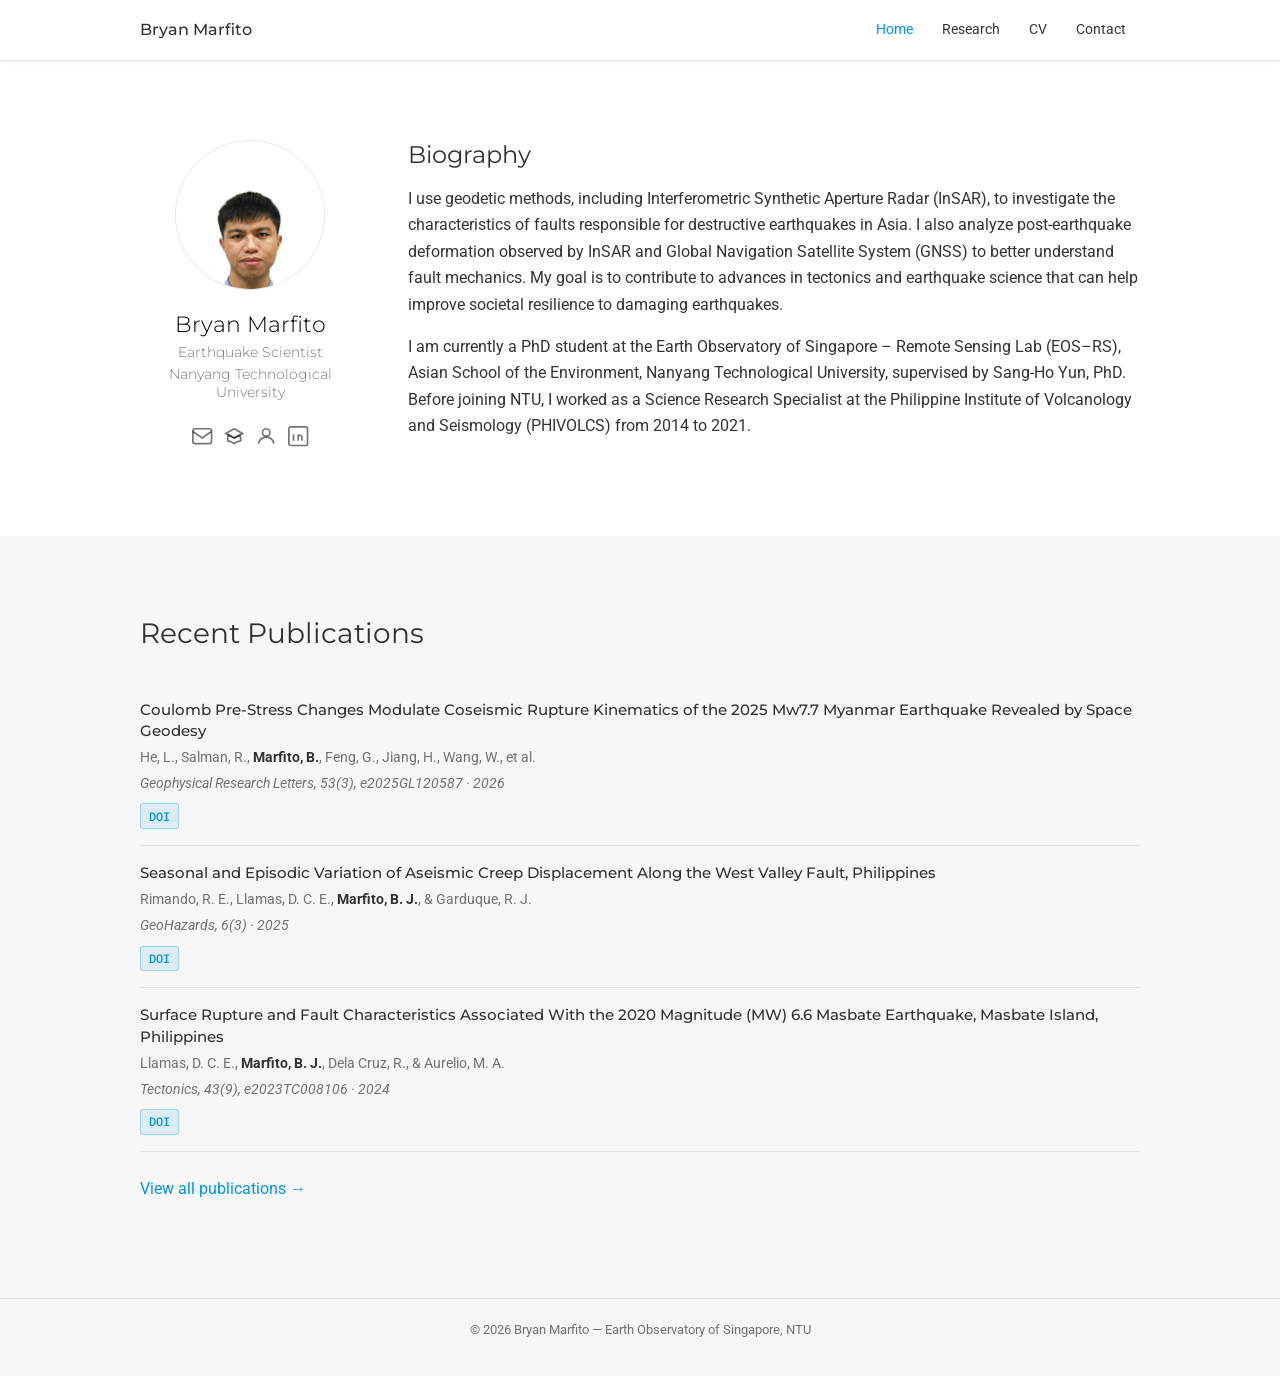
<file: index.html>
<!DOCTYPE html>
<html lang="en">
<head>
  <meta charset="UTF-8">
  <meta name="viewport" content="width=device-width, initial-scale=1.0">
  <title>Bryan Marfito — Earthquake Scientist</title>
  <link rel="stylesheet" href="style.css?v=4">
  <link rel="preconnect" href="https://fonts.googleapis.com">
  <link rel="preconnect" href="https://fonts.gstatic.com" crossorigin>
  <link href="https://fonts.googleapis.com/css2?family=Montserrat:wght@300;400;500;600;700&family=Roboto:ital,wght@0,300;0,400;0,500;1,400&family=Roboto+Mono:wght@400;500&display=swap" rel="stylesheet">
</head>
<body>

<nav>
  <div class="nav-inner">
    <a class="nav-brand" href="index.html">Bryan Marfito</a>
    <button class="nav-hamburger" id="hamburger" aria-label="Toggle menu">
      <span></span><span></span><span></span>
    </button>
    <ul class="nav-links">
      <li><a href="index.html">Home</a></li>
      <li><a href="research.html">Research</a></li>
      <li><a href="cv.html">CV</a></li>
      <li><a href="contact.html">Contact</a></li>
    </ul>
  </div>
</nav>

<!-- About / Profile -->
<section class="home-section">
  <div class="section-inner">
    <div class="profile-row">

      <!-- Left: photo + identity -->
      <div class="profile-col">
        <div class="portrait-wrap">
          <img src="MARFITO_photo_1.JPG" alt="Bryan Marfito">
        </div>
        <div class="portrait-title">
          <h2>Bryan Marfito</h2>
          <h3>Earthquake Scientist</h3>
          <h3>Nanyang Technological University</h3>
        </div>
        <ul class="network-icon">
          <li>
            <a href="mailto:bryanjim001@e.ntu.edu.sg" title="Email">
              <svg viewBox="0 0 24 24" fill="none" stroke="currentColor" stroke-width="1.8"><rect x="2" y="4" width="20" height="16" rx="2"/><path d="m2 7 10 7 10-7"/></svg>
            </a>
          </li>
          <li>
            <a href="#" title="Google Scholar">
              <svg viewBox="0 0 24 24" fill="none" stroke="currentColor" stroke-width="1.8"><path d="M12 14l9-5-9-5-9 5 9 5z"/><path d="M12 14l6.16-3.422a12.083 12.083 0 01.665 6.479A11.952 11.952 0 0012 20.055a11.952 11.952 0 00-6.824-2.998 12.078 12.078 0 01.665-6.479L12 14z"/></svg>
            </a>
          </li>
          <li>
            <a href="#" title="ResearchGate">
              <svg viewBox="0 0 24 24" fill="none" stroke="currentColor" stroke-width="1.8"><circle cx="12" cy="8" r="4"/><path d="M4 20c0-4 3.6-7 8-7s8 3 8 7"/></svg>
            </a>
          </li>
          <li>
            <a href="#" title="LinkedIn">
              <svg viewBox="0 0 24 24" fill="none" stroke="currentColor" stroke-width="1.8"><rect x="2" y="2" width="20" height="20" rx="2"/><path d="M7 10v7M7 7v.01M12 17v-4a2 2 0 014 0v4M12 10v7"/></svg>
            </a>
          </li>
        </ul>
      </div>

      <!-- Right: biography -->
      <div class="bio-col">
        <h1>Biography</h1>
        <p>
          I use geodetic methods, including Interferometric Synthetic Aperture Radar (InSAR), to investigate
          the characteristics of faults responsible for destructive earthquakes in Asia. I also analyze
          post-earthquake deformation observed by InSAR and Global Navigation Satellite System (GNSS) to
          better understand fault mechanics. My goal is to contribute to advances in tectonics and earthquake
          science that can help improve societal resilience to damaging earthquakes.
        </p>
        <p>
          I am currently a PhD student at the Earth Observatory of Singapore – Remote Sensing Lab (EOS–RS),
          Asian School of the Environment, Nanyang Technological University, supervised by
          Sang-Ho Yun, PhD. Before joining NTU, I worked as a Science Research Specialist at the
          Philippine Institute of Volcanology and Seismology (PHIVOLCS) from 2014 to 2021.
        </p>
      </div>

    </div>
  </div>
</section>

<!-- Recent Publications -->
<section class="home-section">
  <div class="section-inner">
    <div class="section-heading">
      <h1>Recent Publications</h1>
    </div>

    <div class="pub-entry">
      <div class="pub-title">Coulomb Pre-Stress Changes Modulate Coseismic Rupture Kinematics of the 2025 Mw7.7 Myanmar Earthquake Revealed by Space Geodesy</div>
      <div class="pub-authors">He, L., Salman, R., <strong>Marfito, B.</strong>, Feng, G., Jiang, H., Wang, W., et al.</div>
      <div class="pub-journal">Geophysical Research Letters, 53(3), e2025GL120587 · 2026</div>
      <div class="pub-badges">
        <a class="pub-badge doi" href="https://doi.org/10.1029/2025GL120587" target="_blank" rel="noopener">DOI</a>
      </div>
    </div>

    <div class="pub-entry">
      <div class="pub-title">Seasonal and Episodic Variation of Aseismic Creep Displacement Along the West Valley Fault, Philippines</div>
      <div class="pub-authors">Rimando, R. E., Llamas, D. C. E., <strong>Marfito, B. J.</strong>, &amp; Garduque, R. J.</div>
      <div class="pub-journal">GeoHazards, 6(3) · 2025</div>
      <div class="pub-badges">
        <a class="pub-badge doi" href="https://doi.org/10.3390/geohazards6030055" target="_blank" rel="noopener">DOI</a>
      </div>
    </div>

    <div class="pub-entry">
      <div class="pub-title">Surface Rupture and Fault Characteristics Associated With the 2020 Magnitude (MW) 6.6 Masbate Earthquake, Masbate Island, Philippines</div>
      <div class="pub-authors">Llamas, D. C. E., <strong>Marfito, B. J.</strong>, Dela Cruz, R., &amp; Aurelio, M. A.</div>
      <div class="pub-journal">Tectonics, 43(9), e2023TC008106 · 2024</div>
      <div class="pub-badges">
        <a class="pub-badge doi" href="https://doi.org/10.1029/2023TC008106" target="_blank" rel="noopener">DOI</a>
      </div>
    </div>

    <p style="margin-top:1.5rem;">
      <a href="research.html">View all publications &rarr;</a>
    </p>
  </div>
</section>

<footer>
  <p>&copy; 2026 Bryan Marfito &mdash; Earth Observatory of Singapore, NTU</p>
</footer>

<script src="nav.js"></script>
</body>
</html>
</file>
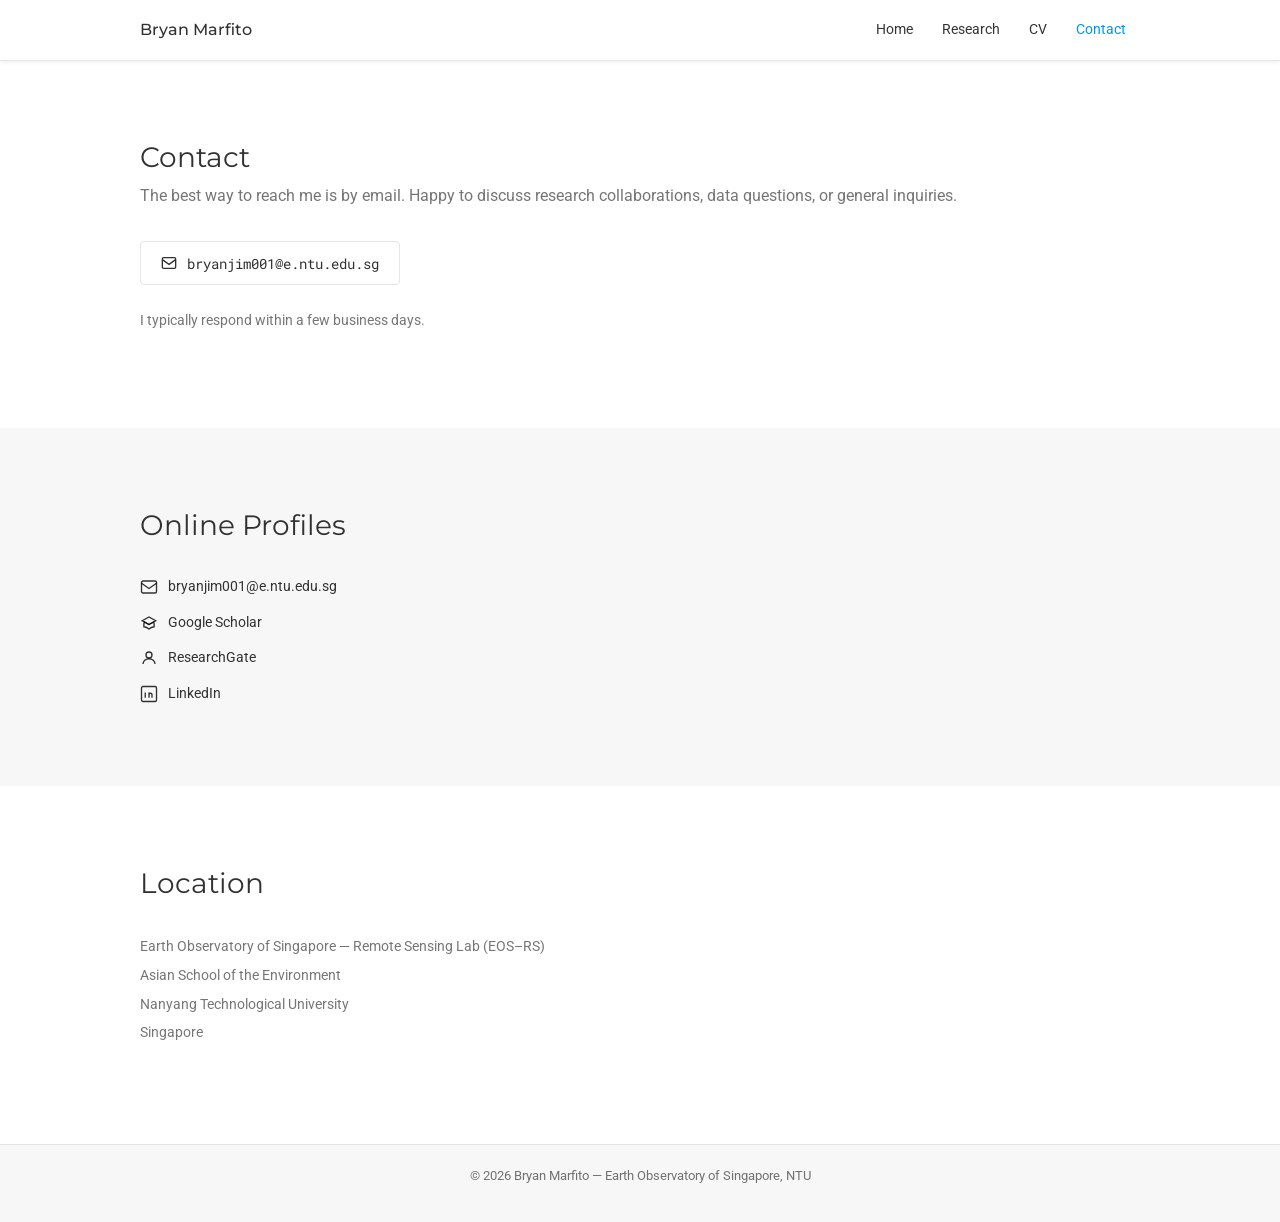
<file: contact.html>
<!DOCTYPE html>
<html lang="en">
<head>
  <meta charset="UTF-8">
  <meta name="viewport" content="width=device-width, initial-scale=1.0">
  <title>Contact | Bryan Marfito</title>
  <link rel="stylesheet" href="style.css?v=4">
  <link rel="preconnect" href="https://fonts.googleapis.com">
  <link rel="preconnect" href="https://fonts.gstatic.com" crossorigin>
  <link href="https://fonts.googleapis.com/css2?family=Montserrat:wght@300;400;500;600;700&family=Roboto:ital,wght@0,300;0,400;0,500;1,400&family=Roboto+Mono:wght@400;500&display=swap" rel="stylesheet">
</head>
<body>

<nav>
  <div class="nav-inner">
    <a class="nav-brand" href="index.html">Bryan Marfito</a>
    <button class="nav-hamburger" id="hamburger" aria-label="Toggle menu">
      <span></span><span></span><span></span>
    </button>
    <ul class="nav-links">
      <li><a href="index.html">Home</a></li>
      <li><a href="research.html">Research</a></li>
      <li><a href="cv.html">CV</a></li>
      <li><a href="contact.html">Contact</a></li>
    </ul>
  </div>
</nav>

<section class="home-section">
  <div class="section-inner">
    <div class="section-heading">
      <h1>Contact</h1>
      <p>The best way to reach me is by email. Happy to discuss research collaborations, data questions, or general inquiries.</p>
    </div>

    <div style="display:flex; align-items:center; gap:1rem; flex-wrap:wrap; margin-bottom:1.5rem;">
      <button class="contact-email-btn" onclick="copyEmail()">
        <svg width="16" height="16" viewBox="0 0 24 24" fill="none" stroke="currentColor" stroke-width="2"><rect x="2" y="4" width="20" height="16" rx="2"/><path d="m2 7 10 7 10-7"/></svg>
        bryanjim001@e.ntu.edu.sg
      </button>
      <span class="copy-feedback" id="copy-feedback">Copied!</span>
    </div>
    <p style="font-size:0.875rem; color:var(--text-muted);">I typically respond within a few business days.</p>
  </div>
</section>

<section class="home-section">
  <div class="section-inner">
    <div class="section-heading"><h1>Online Profiles</h1></div>
    <div style="display:flex; flex-direction:column; gap:0.75rem;">
      <a href="mailto:bryanjim001@e.ntu.edu.sg" style="display:flex; align-items:center; gap:0.6rem; font-size:0.9rem; color:var(--text); text-decoration:none;" onmouseover="this.style.color='var(--accent)'" onmouseout="this.style.color='var(--text)'">
        <svg width="18" height="18" viewBox="0 0 24 24" fill="none" stroke="currentColor" stroke-width="1.8"><rect x="2" y="4" width="20" height="16" rx="2"/><path d="m2 7 10 7 10-7"/></svg>
        bryanjim001@e.ntu.edu.sg
      </a>
      <!-- TODO: replace href="#" with your Google Scholar URL -->
      <a href="#" style="display:flex; align-items:center; gap:0.6rem; font-size:0.9rem; color:var(--text); text-decoration:none;" onmouseover="this.style.color='var(--accent)'" onmouseout="this.style.color='var(--text)'">
        <svg width="18" height="18" viewBox="0 0 24 24" fill="none" stroke="currentColor" stroke-width="1.8"><path d="M12 14l9-5-9-5-9 5 9 5z"/><path d="M12 14l6.16-3.422a12.083 12.083 0 01.665 6.479A11.952 11.952 0 0012 20.055a11.952 11.952 0 00-6.824-2.998 12.078 12.078 0 01.665-6.479L12 14z"/></svg>
        Google Scholar
      </a>
      <!-- TODO: replace href="#" with your ResearchGate URL -->
      <a href="#" style="display:flex; align-items:center; gap:0.6rem; font-size:0.9rem; color:var(--text); text-decoration:none;" onmouseover="this.style.color='var(--accent)'" onmouseout="this.style.color='var(--text)'">
        <svg width="18" height="18" viewBox="0 0 24 24" fill="none" stroke="currentColor" stroke-width="1.8"><circle cx="12" cy="8" r="4"/><path d="M4 20c0-4 3.6-7 8-7s8 3 8 7"/></svg>
        ResearchGate
      </a>
      <!-- TODO: replace href="#" with your LinkedIn URL -->
      <a href="#" style="display:flex; align-items:center; gap:0.6rem; font-size:0.9rem; color:var(--text); text-decoration:none;" onmouseover="this.style.color='var(--accent)'" onmouseout="this.style.color='var(--text)'">
        <svg width="18" height="18" viewBox="0 0 24 24" fill="none" stroke="currentColor" stroke-width="1.8"><rect x="2" y="2" width="20" height="20" rx="2"/><path d="M7 10v7M7 7v.01M12 17v-4a2 2 0 014 0v4M12 10v7"/></svg>
        LinkedIn
      </a>
    </div>
  </div>
</section>

<section class="home-section">
  <div class="section-inner">
    <div class="section-heading"><h1>Location</h1></div>
    <p style="font-size:0.9rem; color:var(--text-muted); line-height:2;">
      Earth Observatory of Singapore — Remote Sensing Lab (EOS–RS)<br>
      Asian School of the Environment<br>
      Nanyang Technological University<br>
      Singapore
    </p>
  </div>
</section>

<footer>
  <p>&copy; 2026 Bryan Marfito &mdash; Earth Observatory of Singapore, NTU</p>
</footer>

<script src="nav.js"></script>
<script>
  function copyEmail() {
    navigator.clipboard.writeText('bryanjim001@e.ntu.edu.sg').then(() => {
      const fb = document.getElementById('copy-feedback');
      fb.classList.add('show');
      setTimeout(() => fb.classList.remove('show'), 2000);
    });
  }
</script>
</body>
</html>
</file>
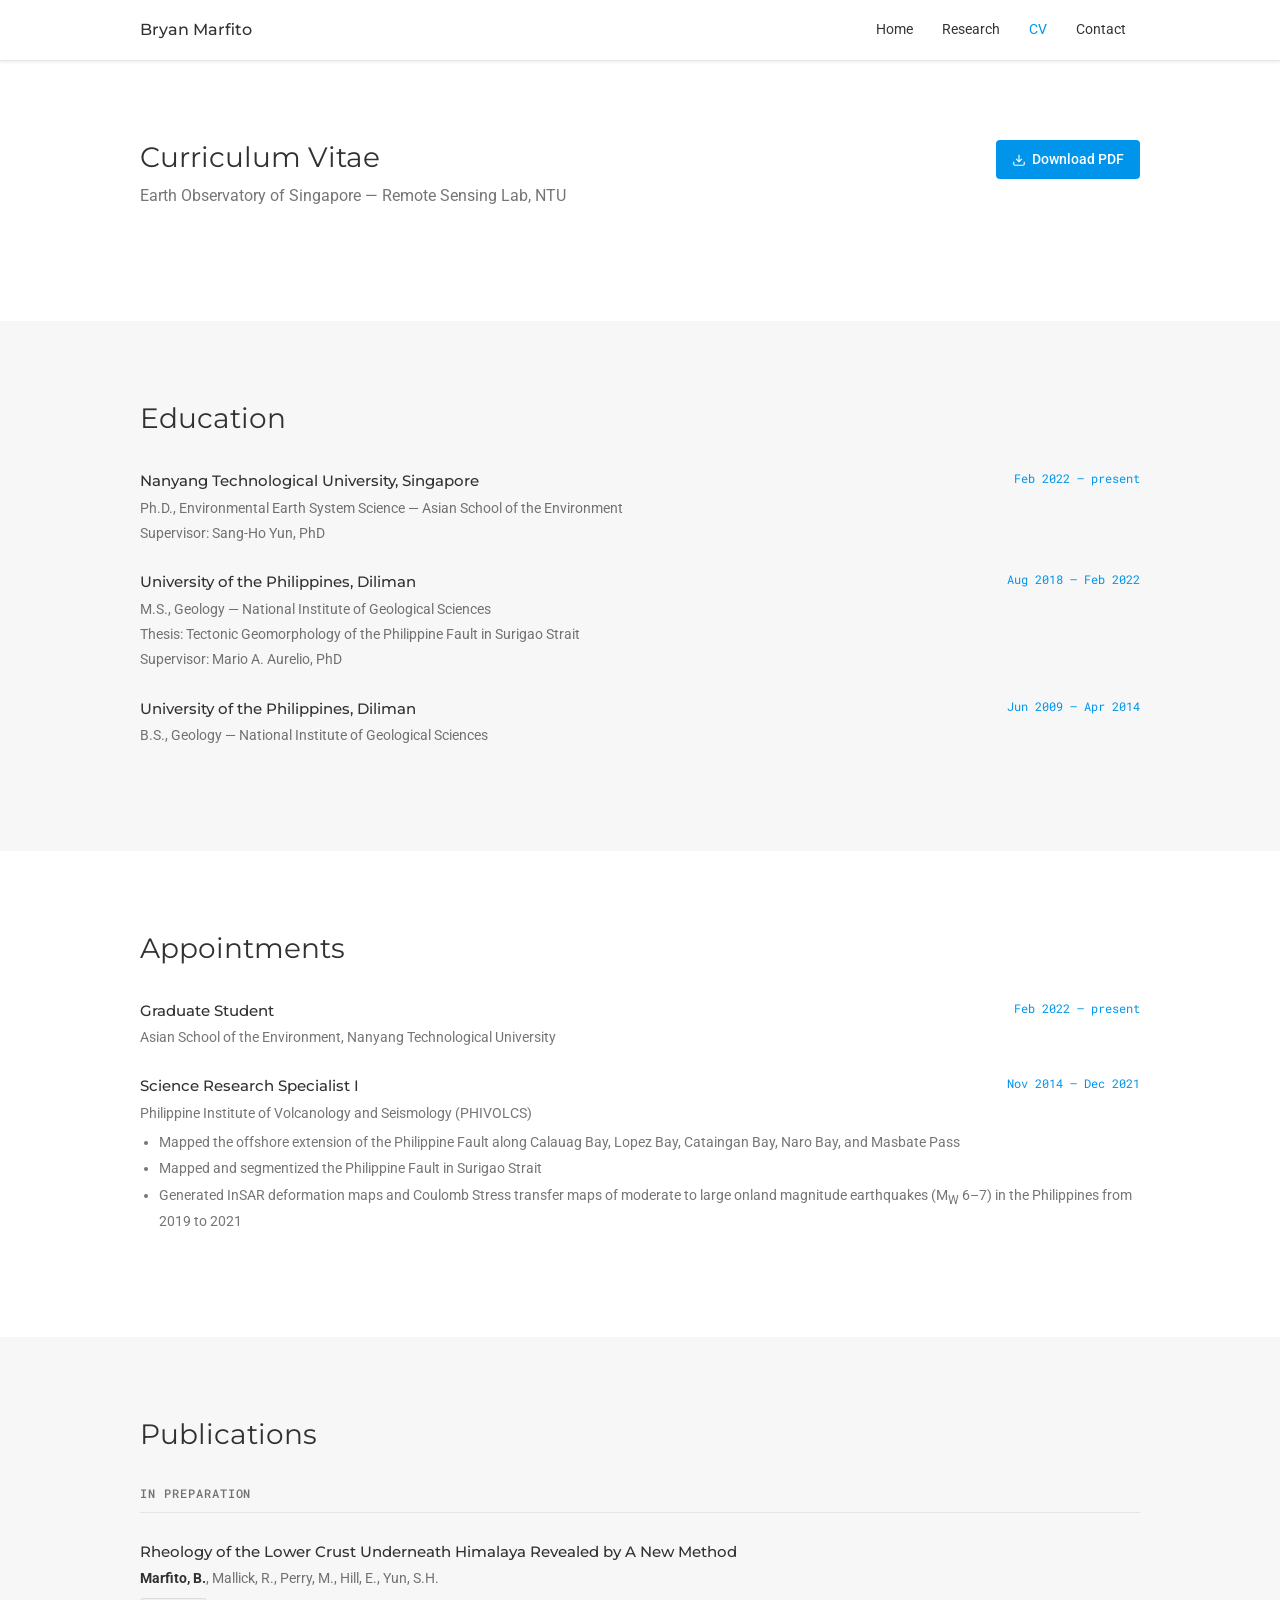
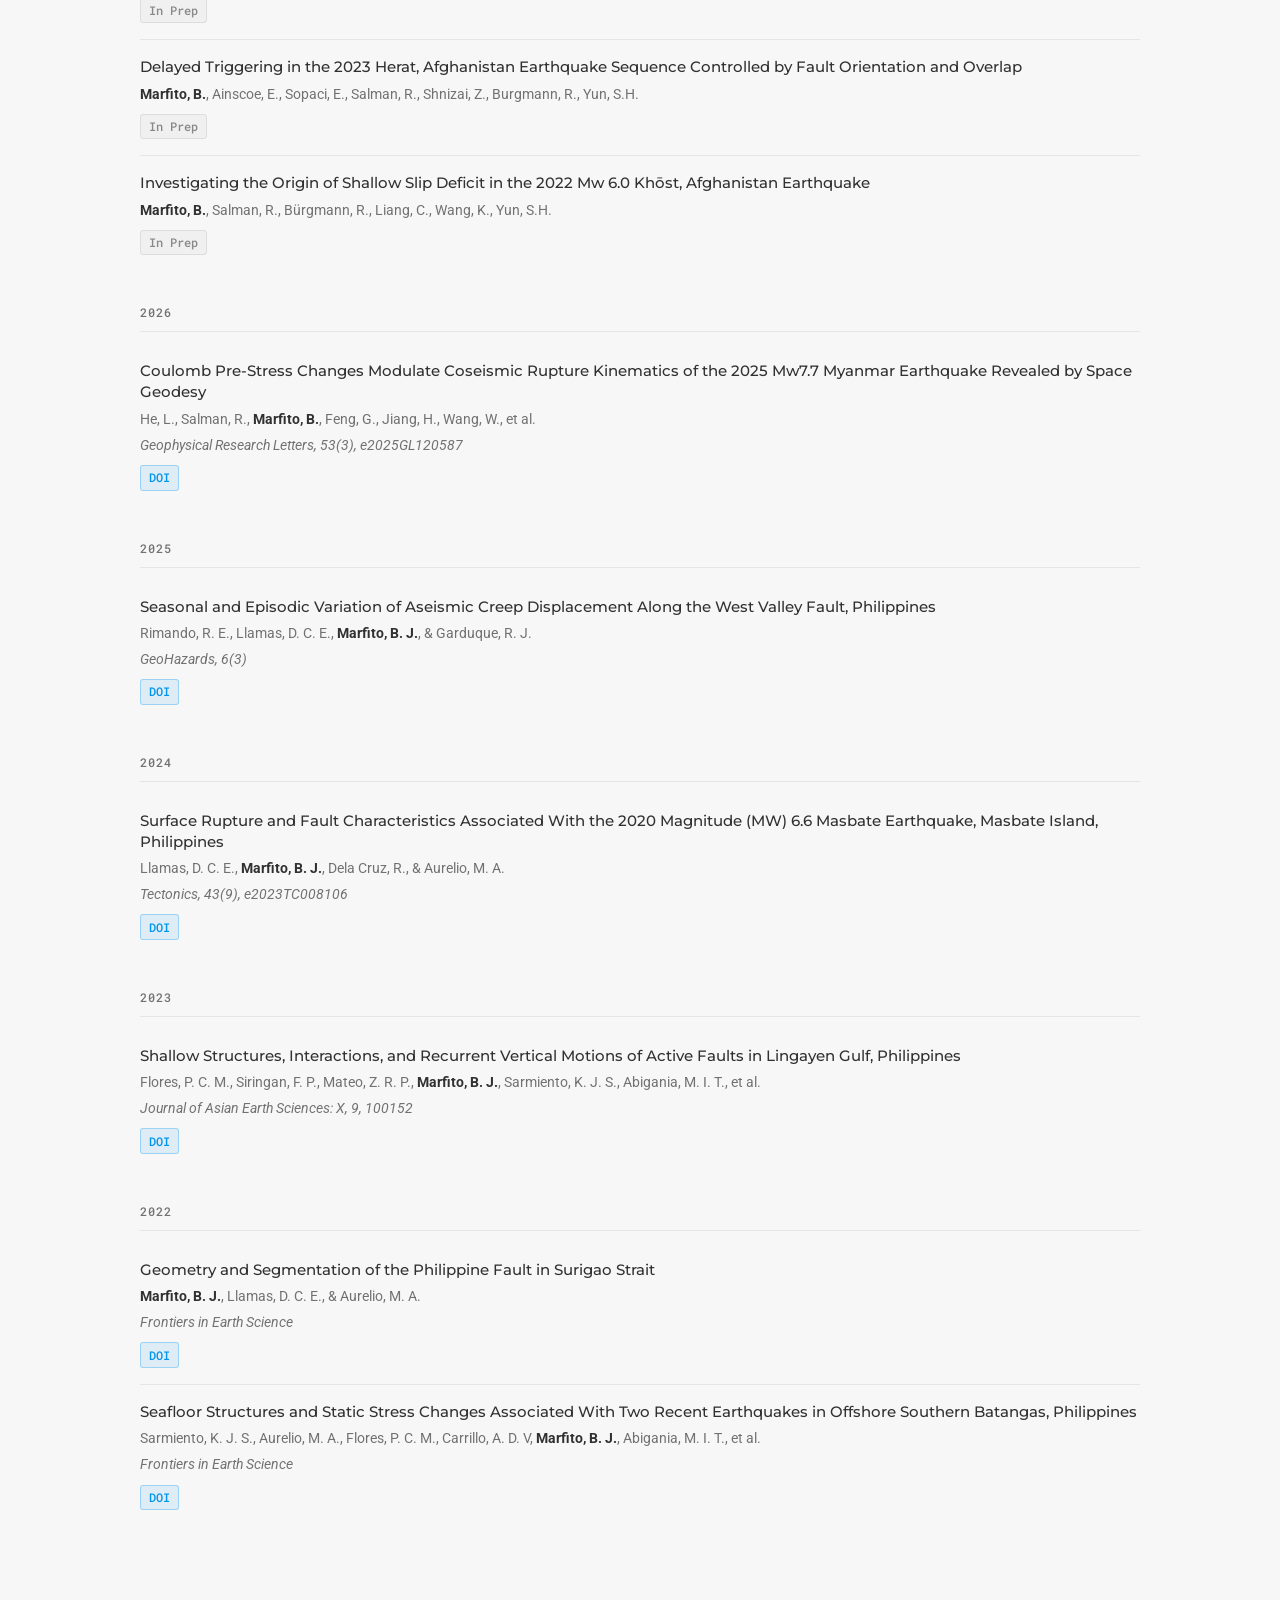
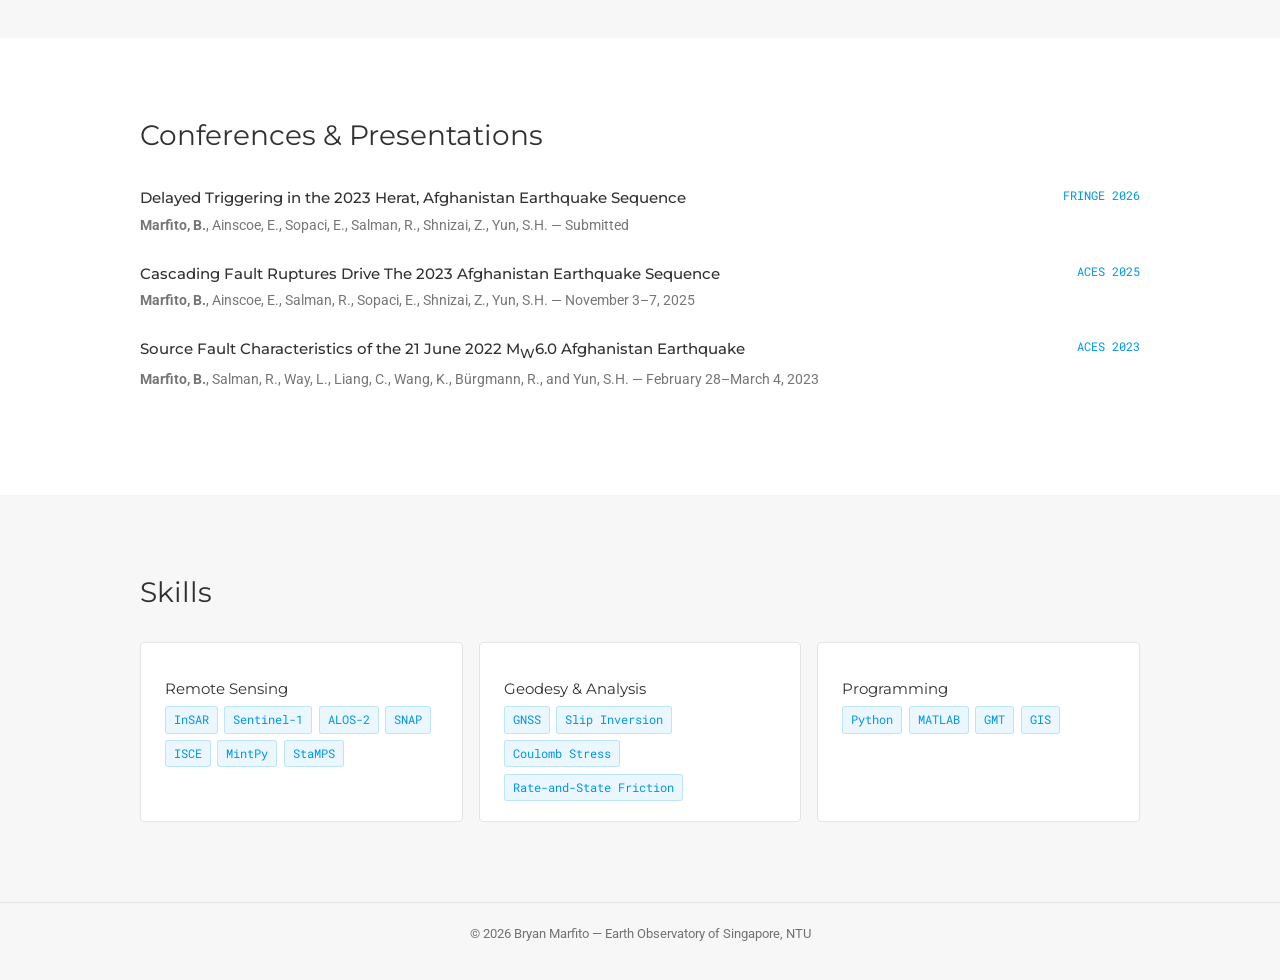
<file: cv.html>
<!DOCTYPE html>
<html lang="en">
<head>
  <meta charset="UTF-8">
  <meta name="viewport" content="width=device-width, initial-scale=1.0">
  <title>CV | Bryan Marfito</title>
  <link rel="stylesheet" href="style.css?v=4">
  <link rel="preconnect" href="https://fonts.googleapis.com">
  <link rel="preconnect" href="https://fonts.gstatic.com" crossorigin>
  <link href="https://fonts.googleapis.com/css2?family=Montserrat:wght@300;400;500;600;700&family=Roboto:ital,wght@0,300;0,400;0,500;1,400&family=Roboto+Mono:wght@400;500&display=swap" rel="stylesheet">
</head>
<body>

<nav>
  <div class="nav-inner">
    <a class="nav-brand" href="index.html">Bryan Marfito</a>
    <button class="nav-hamburger" id="hamburger" aria-label="Toggle menu">
      <span></span><span></span><span></span>
    </button>
    <ul class="nav-links">
      <li><a href="index.html">Home</a></li>
      <li><a href="research.html">Research</a></li>
      <li><a href="cv.html">CV</a></li>
      <li><a href="contact.html">Contact</a></li>
    </ul>
  </div>
</nav>

<!-- Header -->
<section class="home-section">
  <div class="section-inner">
    <div style="display:flex; align-items:flex-start; justify-content:space-between; gap:1rem; flex-wrap:wrap;">
      <div class="section-heading">
        <h1>Curriculum Vitae</h1>
        <p>Earth Observatory of Singapore — Remote Sensing Lab, NTU</p>
      </div>
      <a class="btn btn-primary no-print" href="cv.pdf" download>
        <svg width="14" height="14" viewBox="0 0 24 24" fill="none" stroke="currentColor" stroke-width="2"><path d="M21 15v4a2 2 0 01-2 2H5a2 2 0 01-2-2v-4"/><polyline points="7 10 12 15 17 10"/><line x1="12" y1="15" x2="12" y2="3"/></svg>
        Download PDF
      </a>
    </div>
  </div>
</section>

<!-- Education -->
<section class="home-section">
  <div class="section-inner">
    <div class="section-heading"><h1>Education</h1></div>

    <div class="cv-block">
      <div class="cv-block-header">
        <div class="cv-block-title">Nanyang Technological University, Singapore</div>
        <div class="cv-block-date">Feb 2022 – present</div>
      </div>
      <div class="cv-block-sub">Ph.D., Environmental Earth System Science — Asian School of the Environment</div>
      <div class="cv-block-sub" style="color:var(--text-muted);">Supervisor: Sang-Ho Yun, PhD</div>
    </div>

    <div class="cv-block">
      <div class="cv-block-header">
        <div class="cv-block-title">University of the Philippines, Diliman</div>
        <div class="cv-block-date">Aug 2018 – Feb 2022</div>
      </div>
      <div class="cv-block-sub">M.S., Geology — National Institute of Geological Sciences</div>
      <div class="cv-block-sub" style="color:var(--text-muted);">Thesis: Tectonic Geomorphology of the Philippine Fault in Surigao Strait</div>
      <div class="cv-block-sub" style="color:var(--text-muted);">Supervisor: Mario A. Aurelio, PhD</div>
    </div>

    <div class="cv-block">
      <div class="cv-block-header">
        <div class="cv-block-title">University of the Philippines, Diliman</div>
        <div class="cv-block-date">Jun 2009 – Apr 2014</div>
      </div>
      <div class="cv-block-sub">B.S., Geology — National Institute of Geological Sciences</div>
    </div>
  </div>
</section>

<!-- Appointments -->
<section class="home-section">
  <div class="section-inner">
    <div class="section-heading"><h1>Appointments</h1></div>

    <div class="cv-block">
      <div class="cv-block-header">
        <div class="cv-block-title">Graduate Student</div>
        <div class="cv-block-date">Feb 2022 – present</div>
      </div>
      <div class="cv-block-sub">Asian School of the Environment, Nanyang Technological University</div>
    </div>

    <div class="cv-block">
      <div class="cv-block-header">
        <div class="cv-block-title">Science Research Specialist I</div>
        <div class="cv-block-date">Nov 2014 – Dec 2021</div>
      </div>
      <div class="cv-block-sub">Philippine Institute of Volcanology and Seismology (PHIVOLCS)</div>
      <ul>
        <li>Mapped the offshore extension of the Philippine Fault along Calauag Bay, Lopez Bay, Cataingan Bay, Naro Bay, and Masbate Pass</li>
        <li>Mapped and segmentized the Philippine Fault in Surigao Strait</li>
        <li>Generated InSAR deformation maps and Coulomb Stress transfer maps of moderate to large onland magnitude earthquakes (M<sub>W</sub> 6–7) in the Philippines from 2019 to 2021</li>
      </ul>
    </div>
  </div>
</section>

<!-- Publications -->
<section class="home-section">
  <div class="section-inner">
    <div class="section-heading"><h1>Publications</h1></div>

    <div class="pub-year-group">
      <div class="pub-year">In Preparation</div>
      <div class="pub-entry">
        <div class="pub-title">Rheology of the Lower Crust Underneath Himalaya Revealed by A New Method</div>
        <div class="pub-authors"><strong>Marfito, B.</strong>, Mallick, R., Perry, M., Hill, E., Yun, S.H.</div>
        <div class="pub-badges"><span class="pub-badge prep">In Prep</span></div>
      </div>
      <div class="pub-entry">
        <div class="pub-title">Delayed Triggering in the 2023 Herat, Afghanistan Earthquake Sequence Controlled by Fault Orientation and Overlap</div>
        <div class="pub-authors"><strong>Marfito, B.</strong>, Ainscoe, E., Sopaci, E., Salman, R., Shnizai, Z., Burgmann, R., Yun, S.H.</div>
        <div class="pub-badges"><span class="pub-badge prep">In Prep</span></div>
      </div>
      <div class="pub-entry">
        <div class="pub-title">Investigating the Origin of Shallow Slip Deficit in the 2022 Mw 6.0 Khōst, Afghanistan Earthquake</div>
        <div class="pub-authors"><strong>Marfito, B.</strong>, Salman, R., Bürgmann, R., Liang, C., Wang, K., Yun, S.H.</div>
        <div class="pub-badges"><span class="pub-badge prep">In Prep</span></div>
      </div>
    </div>

    <div class="pub-year-group">
      <div class="pub-year">2026</div>
      <div class="pub-entry">
        <div class="pub-title">Coulomb Pre-Stress Changes Modulate Coseismic Rupture Kinematics of the 2025 Mw7.7 Myanmar Earthquake Revealed by Space Geodesy</div>
        <div class="pub-authors">He, L., Salman, R., <strong>Marfito, B.</strong>, Feng, G., Jiang, H., Wang, W., et al.</div>
        <div class="pub-journal">Geophysical Research Letters, 53(3), e2025GL120587</div>
        <div class="pub-badges"><a class="pub-badge doi" href="https://doi.org/10.1029/2025GL120587" target="_blank" rel="noopener">DOI</a></div>
      </div>
    </div>

    <div class="pub-year-group">
      <div class="pub-year">2025</div>
      <div class="pub-entry">
        <div class="pub-title">Seasonal and Episodic Variation of Aseismic Creep Displacement Along the West Valley Fault, Philippines</div>
        <div class="pub-authors">Rimando, R. E., Llamas, D. C. E., <strong>Marfito, B. J.</strong>, &amp; Garduque, R. J.</div>
        <div class="pub-journal">GeoHazards, 6(3)</div>
        <div class="pub-badges"><a class="pub-badge doi" href="https://doi.org/10.3390/geohazards6030055" target="_blank" rel="noopener">DOI</a></div>
      </div>
    </div>

    <div class="pub-year-group">
      <div class="pub-year">2024</div>
      <div class="pub-entry">
        <div class="pub-title">Surface Rupture and Fault Characteristics Associated With the 2020 Magnitude (MW) 6.6 Masbate Earthquake, Masbate Island, Philippines</div>
        <div class="pub-authors">Llamas, D. C. E., <strong>Marfito, B. J.</strong>, Dela Cruz, R., &amp; Aurelio, M. A.</div>
        <div class="pub-journal">Tectonics, 43(9), e2023TC008106</div>
        <div class="pub-badges"><a class="pub-badge doi" href="https://doi.org/10.1029/2023TC008106" target="_blank" rel="noopener">DOI</a></div>
      </div>
    </div>

    <div class="pub-year-group">
      <div class="pub-year">2023</div>
      <div class="pub-entry">
        <div class="pub-title">Shallow Structures, Interactions, and Recurrent Vertical Motions of Active Faults in Lingayen Gulf, Philippines</div>
        <div class="pub-authors">Flores, P. C. M., Siringan, F. P., Mateo, Z. R. P., <strong>Marfito, B. J.</strong>, Sarmiento, K. J. S., Abigania, M. I. T., et al.</div>
        <div class="pub-journal">Journal of Asian Earth Sciences: X, 9, 100152</div>
        <div class="pub-badges"><a class="pub-badge doi" href="https://doi.org/10.1016/j.jaesx.2023.100152" target="_blank" rel="noopener">DOI</a></div>
      </div>
    </div>

    <div class="pub-year-group">
      <div class="pub-year">2022</div>
      <div class="pub-entry">
        <div class="pub-title">Geometry and Segmentation of the Philippine Fault in Surigao Strait</div>
        <div class="pub-authors"><strong>Marfito, B. J.</strong>, Llamas, D. C. E., &amp; Aurelio, M. A.</div>
        <div class="pub-journal">Frontiers in Earth Science</div>
        <div class="pub-badges"><a class="pub-badge doi" href="https://www.frontiersin.org/article/10.3389/feart.2022.799803" target="_blank" rel="noopener">DOI</a></div>
      </div>
      <div class="pub-entry">
        <div class="pub-title">Seafloor Structures and Static Stress Changes Associated With Two Recent Earthquakes in Offshore Southern Batangas, Philippines</div>
        <div class="pub-authors">Sarmiento, K. J. S., Aurelio, M. A., Flores, P. C. M., Carrillo, A. D. V, <strong>Marfito, B. J.</strong>, Abigania, M. I. T., et al.</div>
        <div class="pub-journal">Frontiers in Earth Science</div>
        <div class="pub-badges"><a class="pub-badge doi" href="https://www.frontiersin.org/article/10.3389/feart.2021.801670" target="_blank" rel="noopener">DOI</a></div>
      </div>
    </div>
  </div>
</section>

<!-- Conferences -->
<section class="home-section">
  <div class="section-inner">
    <div class="section-heading"><h1>Conferences &amp; Presentations</h1></div>

    <div class="cv-block">
      <div class="cv-block-header">
        <div class="cv-block-title">Delayed Triggering in the 2023 Herat, Afghanistan Earthquake Sequence</div>
        <div class="cv-block-date">FRINGE 2026</div>
      </div>
      <div class="cv-block-sub"><strong>Marfito, B.</strong>, Ainscoe, E., Sopaci, E., Salman, R., Shnizai, Z., Yun, S.H. — Submitted</div>
    </div>

    <div class="cv-block">
      <div class="cv-block-header">
        <div class="cv-block-title">Cascading Fault Ruptures Drive The 2023 Afghanistan Earthquake Sequence</div>
        <div class="cv-block-date">ACES 2025</div>
      </div>
      <div class="cv-block-sub"><strong>Marfito, B.</strong>, Ainscoe, E., Salman, R., Sopaci, E., Shnizai, Z., Yun, S.H. — November 3–7, 2025</div>
    </div>

    <div class="cv-block">
      <div class="cv-block-header">
        <div class="cv-block-title">Source Fault Characteristics of the 21 June 2022 M<sub>W</sub>6.0 Afghanistan Earthquake</div>
        <div class="cv-block-date">ACES 2023</div>
      </div>
      <div class="cv-block-sub"><strong>Marfito, B.</strong>, Salman, R., Way, L., Liang, C., Wang, K., Bürgmann, R., and Yun, S.H. — February 28–March 4, 2023</div>
    </div>
  </div>
</section>

<!-- Skills -->
<section class="home-section">
  <div class="section-inner">
    <div class="section-heading"><h1>Skills</h1></div>
    <div class="theme-grid">
      <div class="card">
        <h3>Remote Sensing</h3>
        <div class="tags" style="margin-top:0.5rem;">
          <span class="tag">InSAR</span><span class="tag">Sentinel-1</span><span class="tag">ALOS-2</span>
          <span class="tag">SNAP</span><span class="tag">ISCE</span><span class="tag">MintPy</span><span class="tag">StaMPS</span>
        </div>
      </div>
      <div class="card">
        <h3>Geodesy &amp; Analysis</h3>
        <div class="tags" style="margin-top:0.5rem;">
          <span class="tag">GNSS</span><span class="tag">Slip Inversion</span><span class="tag">Coulomb Stress</span>
          <span class="tag">Rate-and-State Friction</span>
        </div>
      </div>
      <div class="card">
        <h3>Programming</h3>
        <div class="tags" style="margin-top:0.5rem;">
          <span class="tag">Python</span><span class="tag">MATLAB</span><span class="tag">GMT</span><span class="tag">GIS</span>
        </div>
      </div>
    </div>
  </div>
</section>

<footer>
  <p>&copy; 2026 Bryan Marfito &mdash; Earth Observatory of Singapore, NTU</p>
</footer>

<script src="nav.js"></script>
</body>
</html>
</file>
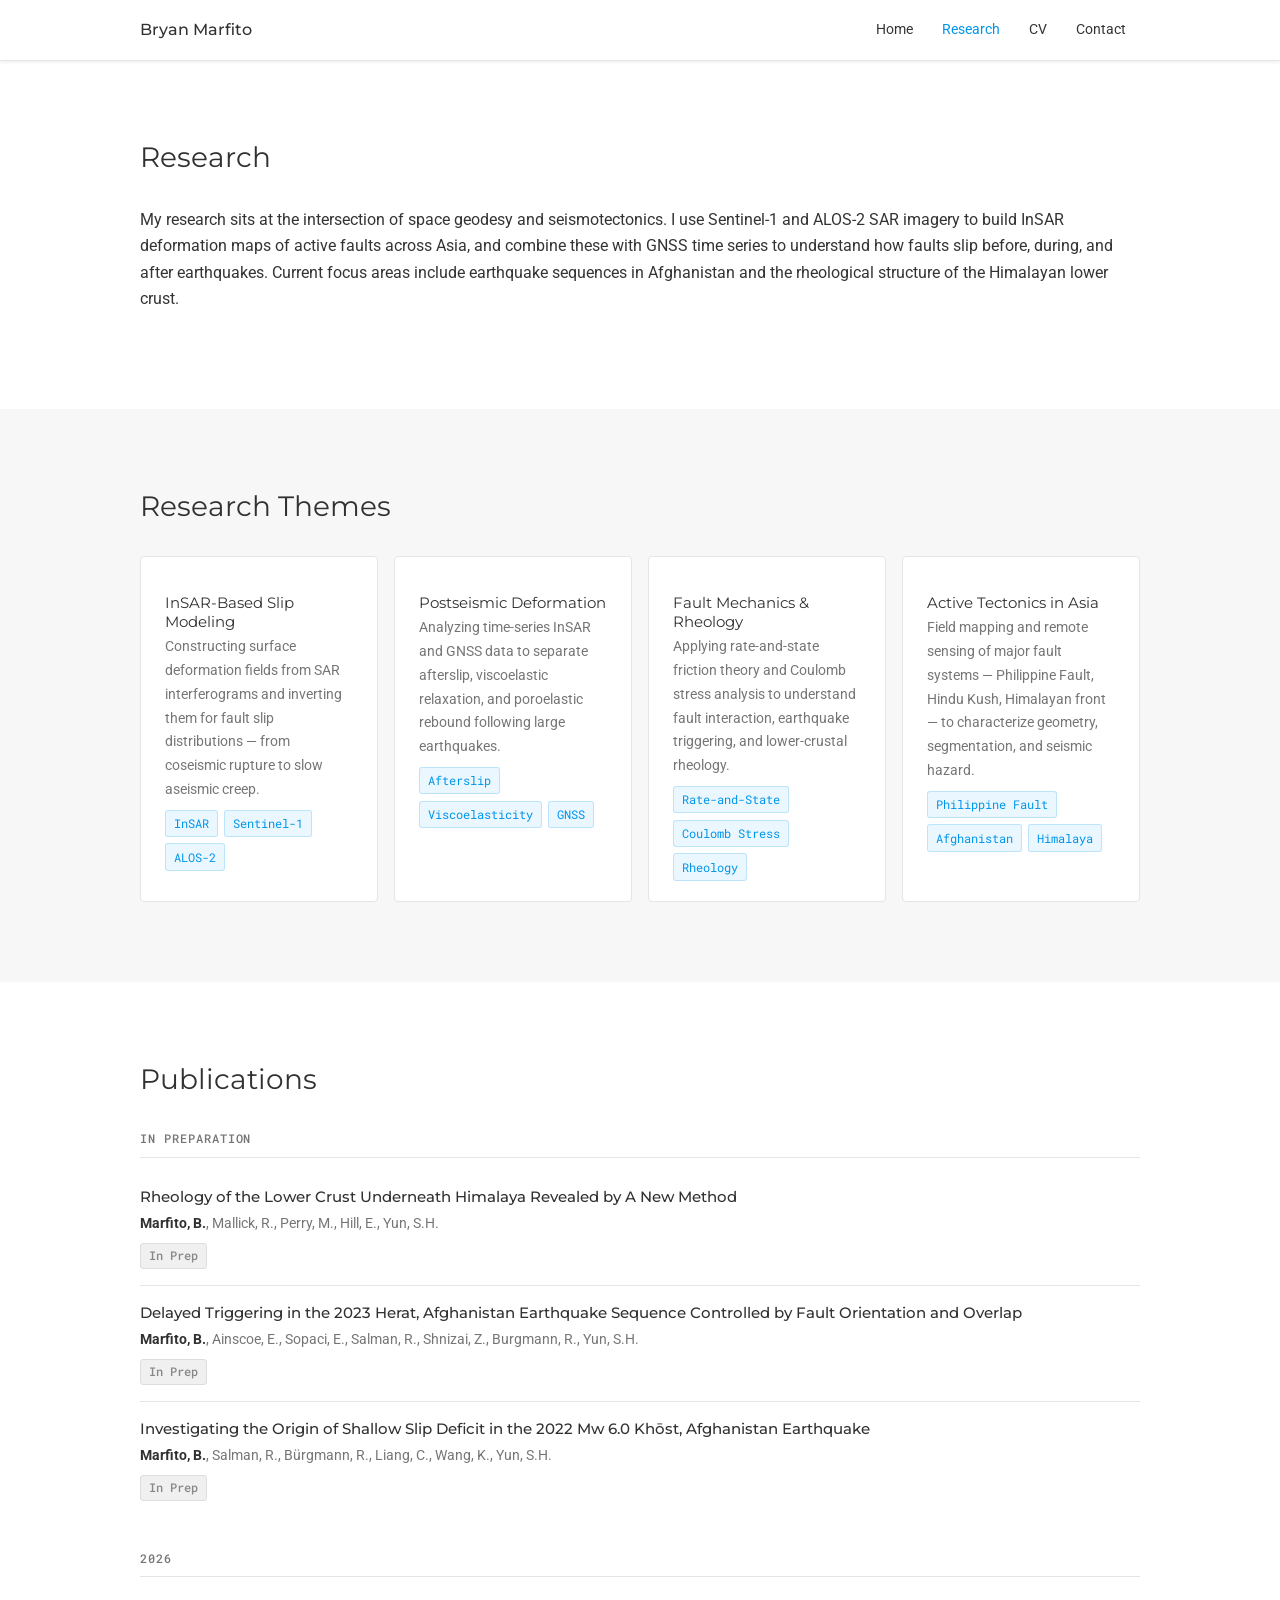
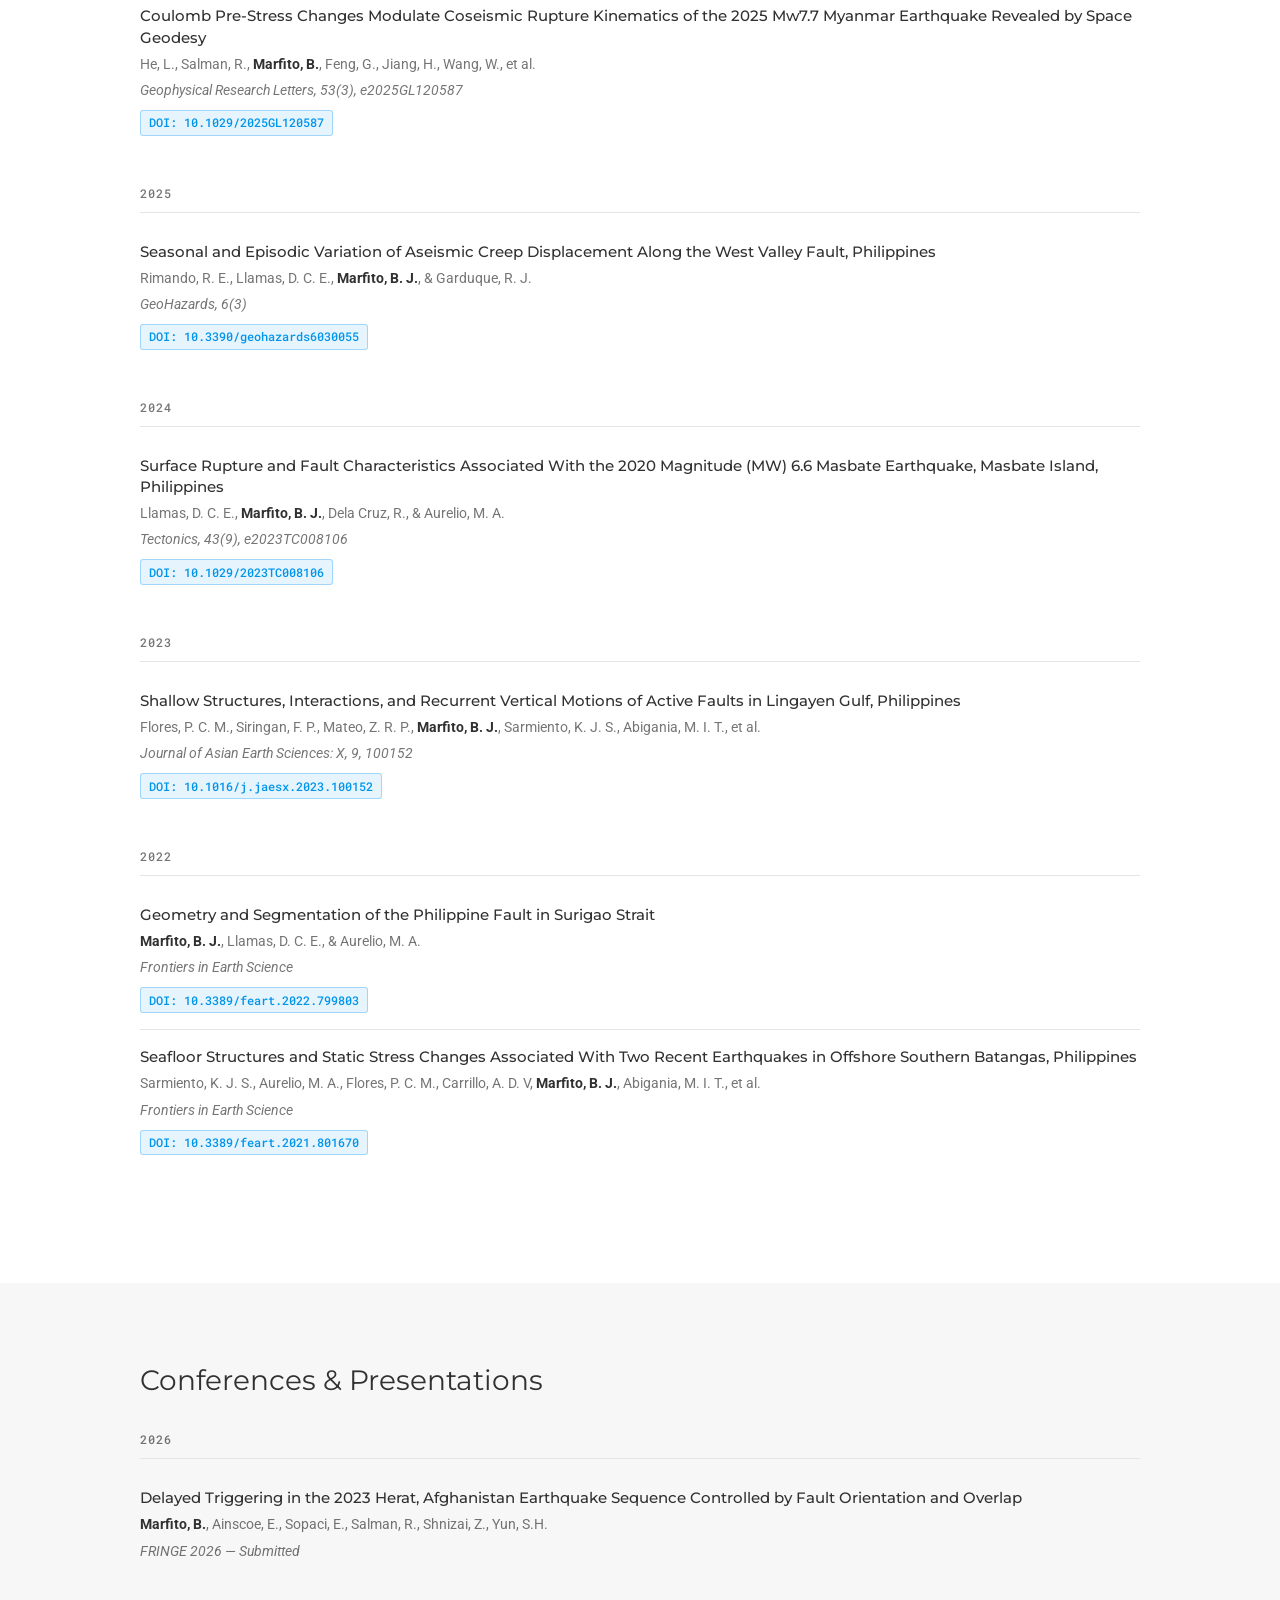
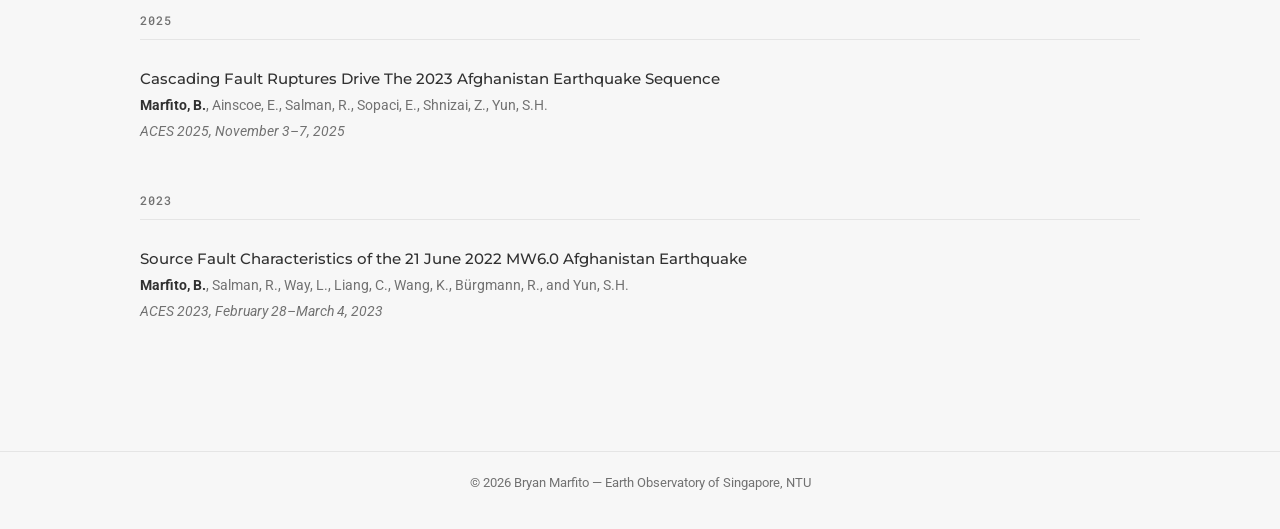
<file: research.html>
<!DOCTYPE html>
<html lang="en">
<head>
  <meta charset="UTF-8">
  <meta name="viewport" content="width=device-width, initial-scale=1.0">
  <title>Research | Bryan Marfito</title>
  <link rel="stylesheet" href="style.css?v=4">
  <link rel="preconnect" href="https://fonts.googleapis.com">
  <link rel="preconnect" href="https://fonts.gstatic.com" crossorigin>
  <link href="https://fonts.googleapis.com/css2?family=Montserrat:wght@300;400;500;600;700&family=Roboto:ital,wght@0,300;0,400;0,500;1,400&family=Roboto+Mono:wght@400;500&display=swap" rel="stylesheet">
</head>
<body>

<nav>
  <div class="nav-inner">
    <a class="nav-brand" href="index.html">Bryan Marfito</a>
    <button class="nav-hamburger" id="hamburger" aria-label="Toggle menu">
      <span></span><span></span><span></span>
    </button>
    <ul class="nav-links">
      <li><a href="index.html">Home</a></li>
      <li><a href="research.html">Research</a></li>
      <li><a href="cv.html">CV</a></li>
      <li><a href="contact.html">Contact</a></li>
    </ul>
  </div>
</nav>

<section class="home-section">
  <div class="section-inner">
    <div class="section-heading"><h1>Research</h1></div>
    <p>My research sits at the intersection of space geodesy and seismotectonics. I use Sentinel-1 and
    ALOS-2 SAR imagery to build InSAR deformation maps of active faults across Asia, and combine
    these with GNSS time series to understand how faults slip before, during, and after earthquakes.
    Current focus areas include earthquake sequences in Afghanistan and the rheological structure of
    the Himalayan lower crust.</p>
  </div>
</section>

<section class="home-section">
  <div class="section-inner">
    <div class="section-heading"><h1>Research Themes</h1></div>
    <div class="theme-grid">
      <div class="card">
        <h3>InSAR-Based Slip Modeling</h3>
        <p>Constructing surface deformation fields from SAR interferograms and inverting them for fault slip distributions — from coseismic rupture to slow aseismic creep.</p>
        <div class="tags"><span class="tag">InSAR</span><span class="tag">Sentinel-1</span><span class="tag">ALOS-2</span></div>
      </div>
      <div class="card">
        <h3>Postseismic Deformation</h3>
        <p>Analyzing time-series InSAR and GNSS data to separate afterslip, viscoelastic relaxation, and poroelastic rebound following large earthquakes.</p>
        <div class="tags"><span class="tag">Afterslip</span><span class="tag">Viscoelasticity</span><span class="tag">GNSS</span></div>
      </div>
      <div class="card">
        <h3>Fault Mechanics &amp; Rheology</h3>
        <p>Applying rate-and-state friction theory and Coulomb stress analysis to understand fault interaction, earthquake triggering, and lower-crustal rheology.</p>
        <div class="tags"><span class="tag">Rate-and-State</span><span class="tag">Coulomb Stress</span><span class="tag">Rheology</span></div>
      </div>
      <div class="card">
        <h3>Active Tectonics in Asia</h3>
        <p>Field mapping and remote sensing of major fault systems — Philippine Fault, Hindu Kush, Himalayan front — to characterize geometry, segmentation, and seismic hazard.</p>
        <div class="tags"><span class="tag">Philippine Fault</span><span class="tag">Afghanistan</span><span class="tag">Himalaya</span></div>
      </div>
    </div>
  </div>
</section>

<section class="home-section">
  <div class="section-inner">
    <div class="section-heading"><h1>Publications</h1></div>

    <!-- In Preparation -->
    <div class="pub-year-group">
      <div class="pub-year">IN PREPARATION</div>

      <div class="pub-entry">
        <div class="pub-title">Rheology of the Lower Crust Underneath Himalaya Revealed by A New Method</div>
        <div class="pub-authors"><strong>Marfito, B.</strong>, Mallick, R., Perry, M., Hill, E., Yun, S.H.</div>
        <div class="pub-badges"><span class="pub-badge prep">In Prep</span></div>
      </div>

      <div class="pub-entry">
        <div class="pub-title">Delayed Triggering in the 2023 Herat, Afghanistan Earthquake Sequence Controlled by Fault Orientation and Overlap</div>
        <div class="pub-authors"><strong>Marfito, B.</strong>, Ainscoe, E., Sopaci, E., Salman, R., Shnizai, Z., Burgmann, R., Yun, S.H.</div>
        <div class="pub-badges"><span class="pub-badge prep">In Prep</span></div>
      </div>

      <div class="pub-entry">
        <div class="pub-title">Investigating the Origin of Shallow Slip Deficit in the 2022 Mw 6.0 Khōst, Afghanistan Earthquake</div>
        <div class="pub-authors"><strong>Marfito, B.</strong>, Salman, R., Bürgmann, R., Liang, C., Wang, K., Yun, S.H.</div>
        <div class="pub-badges"><span class="pub-badge prep">In Prep</span></div>
      </div>
    </div>

    <!-- 2026 -->
    <div class="pub-year-group">
      <div class="pub-year">2026</div>

      <div class="pub-entry">
        <div class="pub-title">Coulomb Pre-Stress Changes Modulate Coseismic Rupture Kinematics of the 2025 Mw7.7 Myanmar Earthquake Revealed by Space Geodesy</div>
        <div class="pub-authors">He, L., Salman, R., <strong>Marfito, B.</strong>, Feng, G., Jiang, H., Wang, W., et al.</div>
        <div class="pub-journal">Geophysical Research Letters, 53(3), e2025GL120587</div>
        <div class="pub-badges">
          <a class="pub-badge doi" href="https://doi.org/10.1029/2025GL120587" target="_blank" rel="noopener">DOI: 10.1029/2025GL120587</a>
        </div>
      </div>
    </div>

    <!-- 2025 -->
    <div class="pub-year-group">
      <div class="pub-year">2025</div>

      <div class="pub-entry">
        <div class="pub-title">Seasonal and Episodic Variation of Aseismic Creep Displacement Along the West Valley Fault, Philippines</div>
        <div class="pub-authors">Rimando, R. E., Llamas, D. C. E., <strong>Marfito, B. J.</strong>, &amp; Garduque, R. J.</div>
        <div class="pub-journal">GeoHazards, 6(3)</div>
        <div class="pub-badges">
          <a class="pub-badge doi" href="https://doi.org/10.3390/geohazards6030055" target="_blank" rel="noopener">DOI: 10.3390/geohazards6030055</a>
        </div>
      </div>
    </div>

    <!-- 2024 -->
    <div class="pub-year-group">
      <div class="pub-year">2024</div>

      <div class="pub-entry">
        <div class="pub-title">Surface Rupture and Fault Characteristics Associated With the 2020 Magnitude (MW) 6.6 Masbate Earthquake, Masbate Island, Philippines</div>
        <div class="pub-authors">Llamas, D. C. E., <strong>Marfito, B. J.</strong>, Dela Cruz, R., &amp; Aurelio, M. A.</div>
        <div class="pub-journal">Tectonics, 43(9), e2023TC008106</div>
        <div class="pub-badges">
          <a class="pub-badge doi" href="https://doi.org/10.1029/2023TC008106" target="_blank" rel="noopener">DOI: 10.1029/2023TC008106</a>
        </div>
      </div>
    </div>

    <!-- 2023 -->
    <div class="pub-year-group">
      <div class="pub-year">2023</div>

      <div class="pub-entry">
        <div class="pub-title">Shallow Structures, Interactions, and Recurrent Vertical Motions of Active Faults in Lingayen Gulf, Philippines</div>
        <div class="pub-authors">Flores, P. C. M., Siringan, F. P., Mateo, Z. R. P., <strong>Marfito, B. J.</strong>, Sarmiento, K. J. S., Abigania, M. I. T., et al.</div>
        <div class="pub-journal">Journal of Asian Earth Sciences: X, 9, 100152</div>
        <div class="pub-badges">
          <a class="pub-badge doi" href="https://doi.org/10.1016/j.jaesx.2023.100152" target="_blank" rel="noopener">DOI: 10.1016/j.jaesx.2023.100152</a>
        </div>
      </div>
    </div>

    <!-- 2022 -->
    <div class="pub-year-group">
      <div class="pub-year">2022</div>

      <div class="pub-entry">
        <div class="pub-title">Geometry and Segmentation of the Philippine Fault in Surigao Strait</div>
        <div class="pub-authors"><strong>Marfito, B. J.</strong>, Llamas, D. C. E., &amp; Aurelio, M. A.</div>
        <div class="pub-journal">Frontiers in Earth Science</div>
        <div class="pub-badges">
          <a class="pub-badge doi" href="https://www.frontiersin.org/article/10.3389/feart.2022.799803" target="_blank" rel="noopener">DOI: 10.3389/feart.2022.799803</a>
        </div>
      </div>

      <div class="pub-entry">
        <div class="pub-title">Seafloor Structures and Static Stress Changes Associated With Two Recent Earthquakes in Offshore Southern Batangas, Philippines</div>
        <div class="pub-authors">Sarmiento, K. J. S., Aurelio, M. A., Flores, P. C. M., Carrillo, A. D. V, <strong>Marfito, B. J.</strong>, Abigania, M. I. T., et al.</div>
        <div class="pub-journal">Frontiers in Earth Science</div>
        <div class="pub-badges">
          <a class="pub-badge doi" href="https://www.frontiersin.org/article/10.3389/feart.2021.801670" target="_blank" rel="noopener">DOI: 10.3389/feart.2021.801670</a>
        </div>
      </div>
    </div>
  </div>
</section>

<section class="home-section">
  <div class="section-inner">
    <div class="section-heading"><h1>Conferences &amp; Presentations</h1></div>
    <div class="pub-year-group">
      <div class="pub-year">2026</div>
      <div class="pub-entry">
        <div class="pub-title">Delayed Triggering in the 2023 Herat, Afghanistan Earthquake Sequence Controlled by Fault Orientation and Overlap</div>
        <div class="pub-authors"><strong>Marfito, B.</strong>, Ainscoe, E., Sopaci, E., Salman, R., Shnizai, Z., Yun, S.H.</div>
        <div class="pub-journal">FRINGE 2026 — Submitted</div>
      </div>
    </div>
    <div class="pub-year-group">
      <div class="pub-year">2025</div>
      <div class="pub-entry">
        <div class="pub-title">Cascading Fault Ruptures Drive The 2023 Afghanistan Earthquake Sequence</div>
        <div class="pub-authors"><strong>Marfito, B.</strong>, Ainscoe, E., Salman, R., Sopaci, E., Shnizai, Z., Yun, S.H.</div>
        <div class="pub-journal">ACES 2025, November 3–7, 2025</div>
      </div>
    </div>
    <div class="pub-year-group">
      <div class="pub-year">2023</div>
      <div class="pub-entry">
        <div class="pub-title">Source Fault Characteristics of the 21 June 2022 MW6.0 Afghanistan Earthquake</div>
        <div class="pub-authors"><strong>Marfito, B.</strong>, Salman, R., Way, L., Liang, C., Wang, K., Bürgmann, R., and Yun, S.H.</div>
        <div class="pub-journal">ACES 2023, February 28–March 4, 2023</div>
      </div>
    </div>
  </div>
</section>

<footer>
  <p>&copy; 2026 Bryan Marfito &mdash; Earth Observatory of Singapore, NTU</p>
</footer>

<script src="nav.js"></script>
</body>
</html>
</file>
<file: style.css>
@import url('https://fonts.googleapis.com/css2?family=Montserrat:wght@300;400;500;600;700&family=Roboto:ital,wght@0,300;0,400;0,500;1,400&family=Roboto+Mono:wght@400;500&display=swap');

*, *::before, *::after { box-sizing: border-box; margin: 0; padding: 0; }

:root {
  --bg:         #ffffff;
  --surface:    #f7f7f7;
  --surface-2:  #ececec;
  --accent:     #0095eb;
  --accent-h:   #0077c0;
  --text:        rgba(0,0,0,0.8);
  --text-dark:   #313131;
  --text-muted:  rgba(0,0,0,0.54);
  --border:      #e5e5e5;
  --radius:      4px;
}

html {
  font-family: 'Roboto', sans-serif;
  font-size: 16px;
  color: var(--text);
  line-height: 1.65;
}

body {
  background: var(--bg);
  font-family: inherit;
  font-size: 1rem;
  line-height: inherit;
  color: inherit;
  margin-top: 60px;
}

/* ── Navigation ── */
nav {
  position: fixed;
  top: 0;
  left: 0; right: 0;
  z-index: 100;
  background: #fff;
  border-bottom: 1px solid var(--border);
  box-shadow: 0 1px 4px rgba(0,0,0,0.08);
  padding: 0 1.5rem;
}

.nav-inner {
  max-width: 1000px;
  margin: 0 auto;
  display: flex;
  align-items: center;
  justify-content: space-between;
  height: 60px;
}

.nav-brand {
  font-family: 'Montserrat', sans-serif;
  font-weight: 500;
  font-size: 1rem;
  color: var(--text-dark);
  text-decoration: none;
}

.nav-links {
  display: flex;
  list-style: none;
  gap: 0;
}

.nav-links a {
  color: var(--text);
  text-decoration: none;
  font-family: 'Roboto', sans-serif;
  font-size: 0.875rem;
  font-weight: 400;
  padding: 0.4rem 0.9rem;
  border-radius: var(--radius);
  transition: color 0.2s;
  display: block;
}

.nav-links a:hover { color: var(--accent); }
.nav-links a.active { color: var(--accent); }

.nav-hamburger {
  display: none;
  flex-direction: column;
  gap: 5px;
  background: none;
  border: none;
  cursor: pointer;
  padding: 4px;
}

.nav-hamburger span {
  display: block;
  width: 22px;
  height: 2px;
  background: var(--text-dark);
  border-radius: 2px;
  transition: transform 0.3s, opacity 0.3s;
}

.nav-hamburger.open span:nth-child(1) { transform: translateY(7px) rotate(45deg); }
.nav-hamburger.open span:nth-child(2) { opacity: 0; }
.nav-hamburger.open span:nth-child(3) { transform: translateY(-7px) rotate(-45deg); }

/* ── Layout & Sections ── */
.home-section {
  padding: 80px 1.5rem;
  animation: intro 0.3s both;
  animation-delay: 0.15s;
}

.home-section:nth-of-type(even) {
  background-color: var(--surface);
}

.section-inner {
  max-width: 1000px;
  margin: 0 auto;
}

main {
  max-width: 1000px;
  margin: 0 auto;
  padding: 60px 1.5rem 80px;
}

@keyframes intro {
  from { opacity: 0; }
  to   { opacity: 1; }
}

/* ── Typography ── */
h1, h2, h3, h4, h5, h6 {
  font-family: 'Montserrat', sans-serif;
  font-weight: 400;
  line-height: 1.25;
  color: var(--text-dark);
  margin-bottom: 0.5rem;
}

h1 { font-size: 2.25rem; }
h2 { font-size: 1.5rem; margin-top: 1rem; }
h3 { font-size: 1.1rem; margin-top: 1rem; }

p { margin-bottom: 1rem; }

a { color: var(--accent); text-decoration: none; transition: color 0.3s; }
a:hover { color: var(--accent-h); }

/* ── Section heading ── */
.section-heading {
  margin-bottom: 2rem;
}

.section-heading h1 {
  font-size: 1.75rem;
  font-weight: 400;
  margin: 0 0 0.5rem;
}

.section-heading p {
  color: var(--text-muted);
  font-weight: 400;
  font-size: 1rem;
  margin: 0;
}

/* ── Profile (inoryy-style 2-col) ── */
.profile-row {
  display: flex;
  gap: 3rem;
  align-items: flex-start;
}

.profile-col {
  width: 220px;
  flex-shrink: 0;
  text-align: center;
}

.bio-col {
  flex: 1;
}

/* Portrait */
.portrait-wrap {
  width: 150px;
  height: 150px;
  border-radius: 50%;
  overflow: hidden;
  margin: 0 auto 1.25rem;
  border: 1px solid var(--border);
}

.portrait-wrap img {
  width: 100%;
  height: 100%;
  object-fit: cover;
  object-position: center 15%;
  transform: scale(1.15);
  transform-origin: center 18%;
  display: block;
}

.portrait-title h2 {
  font-size: 1.4rem;
  font-weight: 300;
  color: #000;
  margin: 0 0 0.3rem;
}

.portrait-title h3 {
  font-size: 0.9rem;
  font-weight: 300;
  color: var(--text-muted);
  margin: 0 0 0.25rem;
}

/* Social icons */
.network-icon {
  display: inline-flex;
  flex-wrap: wrap;
  justify-content: center;
  list-style: none;
  padding: 0;
  margin: 1.25rem 0 0;
  gap: 0.6rem;
}

.network-icon li a {
  color: var(--text-muted);
  font-size: 1.4rem;
  transition: color 0.2s, transform 0.2s;
  display: block;
}

.network-icon li a:hover {
  color: var(--accent);
  transform: scale(1.2);
}

.network-icon svg {
  width: 1.4rem;
  height: 1.4rem;
  display: block;
}

/* Bio column */
.bio-col h1 {
  font-size: 1.5rem;
  margin-bottom: 1rem;
}

/* ── Publications ── */
.pub-year-group { margin-bottom: 2rem; }

.pub-year {
  font-family: 'Roboto Mono', monospace;
  font-size: 0.75rem;
  font-weight: 500;
  color: var(--text-muted);
  letter-spacing: 0.08em;
  text-transform: uppercase;
  margin-bottom: 0.75rem;
  padding-bottom: 0.5rem;
  border-bottom: 1px solid var(--border);
}

.pub-entry {
  padding: 1rem 0;
  border-bottom: 1px solid var(--border);
}

.pub-entry:last-child { border-bottom: none; }

.pub-title {
  font-family: 'Montserrat', sans-serif;
  font-weight: 500;
  font-size: 0.95rem;
  color: var(--text-dark);
  margin-bottom: 0.3rem;
  line-height: 1.4;
}

.pub-authors {
  font-size: 0.875rem;
  color: var(--text-muted);
  margin-bottom: 0.2rem;
}

.pub-authors strong { color: var(--text-dark); }

.pub-journal {
  font-size: 0.875rem;
  font-style: italic;
  color: var(--text-muted);
}

.pub-badges { display: flex; gap: 0.4rem; margin-top: 0.5rem; flex-wrap: wrap; }

.pub-badge {
  font-size: 0.72rem;
  font-family: 'Roboto Mono', monospace;
  padding: 0.15rem 0.5rem;
  border-radius: 3px;
  font-weight: 500;
  text-decoration: none;
}

.pub-badge.doi {
  background: rgba(0, 149, 235, 0.1);
  color: var(--accent);
  border: 1px solid rgba(0, 149, 235, 0.3);
}

.pub-badge.doi:hover { background: rgba(0, 149, 235, 0.2); }

.pub-badge.prep {
  background: #f0f0f0;
  color: #888;
  border: 1px solid #ddd;
}

/* ── Tags ── */
.tags { display: flex; flex-wrap: wrap; gap: 0.4rem; margin-top: 0.5rem; }
.tag {
  font-size: 0.72rem;
  font-family: 'Roboto Mono', monospace;
  padding: 0.2rem 0.5rem;
  border-radius: 3px;
  background: rgba(0,149,235,0.08);
  color: var(--accent);
  border: 1px solid rgba(0,149,235,0.2);
}

/* ── Cards ── */
.card-grid { display: grid; gap: 1.25rem; }

.card {
  background: #fff;
  border: 1px solid var(--border);
  border-radius: var(--radius);
  padding: 1.25rem 1.5rem;
  transition: box-shadow 0.2s;
}

.card:hover { box-shadow: 0 4px 16px rgba(0,0,0,0.08); }
.card h3 { margin-bottom: 0.3rem; font-size: 0.95rem; }
.card-meta {
  font-size: 0.8rem;
  color: var(--text-muted);
  font-family: 'Roboto Mono', monospace;
  margin-bottom: 0.4rem;
}
.card p { font-size: 0.9rem; color: var(--text-muted); margin: 0; }
.card-link { display: inline-block; margin-top: 0.75rem; font-size: 0.8rem; font-weight: 500; }

/* ── Theme grid ── */
.theme-grid {
  display: grid;
  grid-template-columns: repeat(auto-fit, minmax(220px, 1fr));
  gap: 1rem;
}

/* ── CV blocks ── */
.cv-block { margin-bottom: 1.5rem; }
.cv-block-header { display: flex; justify-content: space-between; align-items: flex-start; gap: 1rem; margin-bottom: 0.2rem; }
.cv-block-title { font-family: 'Montserrat', sans-serif; font-weight: 500; font-size: 0.95rem; color: var(--text-dark); }
.cv-block-date { font-family: 'Roboto Mono', monospace; font-size: 0.78rem; color: var(--accent); white-space: nowrap; flex-shrink: 0; }
.cv-block-sub { font-size: 0.875rem; color: var(--text-muted); margin-bottom: 0.15rem; }
.cv-block ul { margin: 0.4rem 0 0 1.2rem; font-size: 0.875rem; color: var(--text-muted); }
.cv-block li { margin-bottom: 0.2rem; }

/* ── Download button ── */
.btn {
  display: inline-flex;
  align-items: center;
  gap: 0.4rem;
  padding: 0.5rem 1rem;
  border-radius: var(--radius);
  font-size: 0.875rem;
  font-weight: 500;
  text-decoration: none;
  transition: all 0.2s;
}

.btn-primary {
  background: var(--accent);
  color: #fff;
  border: none;
}

.btn-primary:hover {
  background: var(--accent-h);
  color: #fff;
}

/* ── Contact ── */
.contact-email-btn {
  display: inline-flex;
  align-items: center;
  gap: 0.6rem;
  padding: 0.7rem 1.25rem;
  background: #fff;
  border: 1px solid var(--border);
  border-radius: var(--radius);
  font-family: 'Roboto Mono', monospace;
  font-size: 0.875rem;
  color: var(--text-dark);
  cursor: pointer;
  transition: all 0.2s;
}

.contact-email-btn:hover {
  border-color: var(--accent);
  color: var(--accent);
  box-shadow: 0 2px 8px rgba(0,149,235,0.12);
}

.copy-feedback {
  font-size: 0.78rem;
  color: var(--accent);
  margin-left: 0.5rem;
  opacity: 0;
  transition: opacity 0.3s;
}

.copy-feedback.show { opacity: 1; }

/* ── Footer ── */
footer {
  background: var(--surface);
  border-top: 1px solid var(--border);
  padding: 1.25rem 1.5rem;
  text-align: center;
  font-size: 0.8rem;
  color: var(--text-muted);
}

/* ── Responsive ── */
@media (max-width: 640px) {
  nav { padding: 0 1rem; }
  .nav-links {
    display: none;
    flex-direction: column;
    position: absolute;
    top: 60px;
    left: 0; right: 0;
    background: #fff;
    border-bottom: 1px solid var(--border);
    padding: 0.75rem;
    gap: 0;
    box-shadow: 0 4px 12px rgba(0,0,0,0.08);
  }
  .nav-links.open { display: flex; }
  .nav-hamburger { display: flex; }
  .home-section { padding: 50px 1rem; }
  main { padding: 40px 1rem 60px; }
  .profile-row { flex-direction: column; align-items: center; gap: 2rem; }
  .profile-col { width: 100%; }
  .cv-block-header { flex-direction: column; gap: 0.15rem; }
}

/* ── Print (cv.html) ── */
@media print {
  nav, footer, .btn, .no-print { display: none !important; }
  body { background: #fff; color: #111; margin-top: 0; }
  .home-section, main { padding: 1rem; }
  .card { border: 1px solid #ddd; box-shadow: none; }
  a { color: #111; }
  .pub-badge { border: 1px solid #ccc; color: #333; background: none; }
}
</file>
